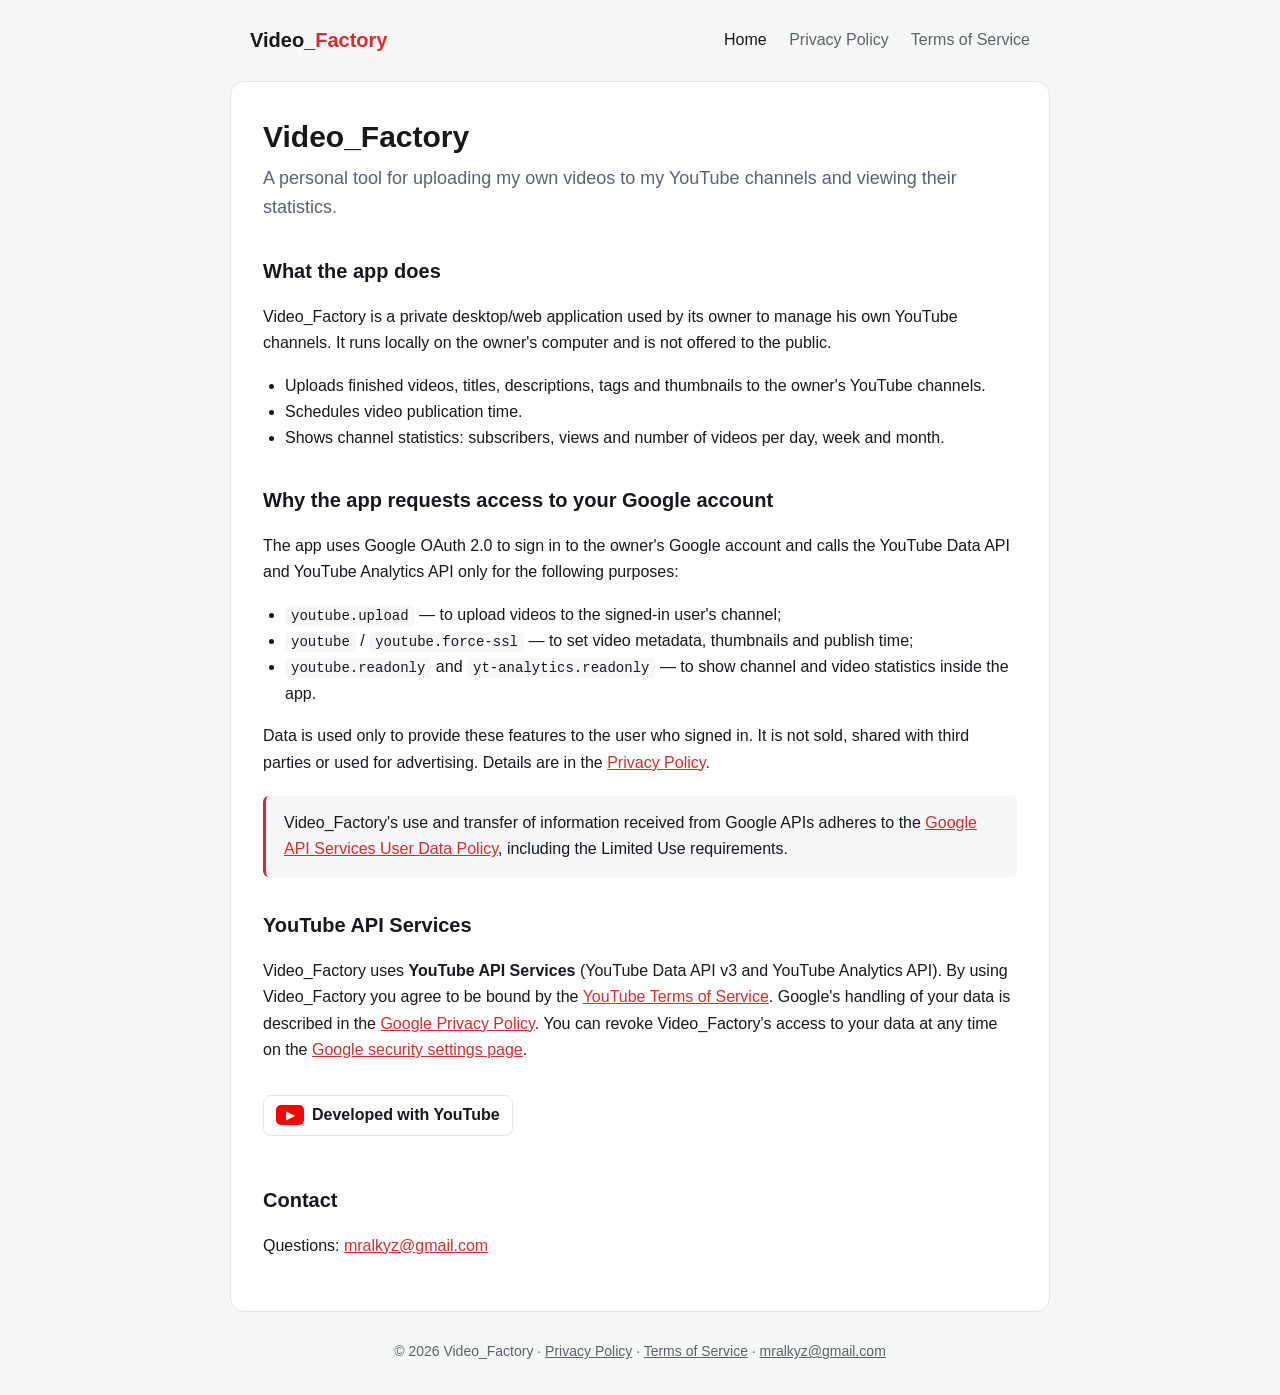
<file: index.html>
<!DOCTYPE html>
<html lang="en">
<head>
<meta charset="utf-8">
<meta name="viewport" content="width=device-width, initial-scale=1">
<title>Home — Video_Factory</title>
<meta name="description" content="Video_Factory — personal tool for publishing videos to YouTube and viewing channel statistics.">
<link rel="stylesheet" href="style.css">
</head>
<body>
<header>
  <a class="logo" href="index.html">Video_<span>Factory</span></a>
  <nav>
    <a href="index.html" class="active">Home</a>
    <a href="privacy.html">Privacy Policy</a>
    <a href="terms.html">Terms of Service</a>
  </nav>
</header>
<main>
<h1>Video_Factory</h1>
<p class="lead">A personal tool for uploading my own videos to my YouTube channels and viewing their statistics.</p>

<h2>What the app does</h2>
<p>Video_Factory is a private desktop/web application used by its owner to manage his own YouTube channels. It runs locally on the owner's computer and is not offered to the public.</p>
<ul>
  <li>Uploads finished videos, titles, descriptions, tags and thumbnails to the owner's YouTube channels.</li>
  <li>Schedules video publication time.</li>
  <li>Shows channel statistics: subscribers, views and number of videos per day, week and month.</li>
</ul>

<h2>Why the app requests access to your Google account</h2>
<p>The app uses Google OAuth 2.0 to sign in to the owner's Google account and calls the YouTube Data API and YouTube Analytics API only for the following purposes:</p>
<ul>
  <li><code>youtube.upload</code> — to upload videos to the signed-in user's channel;</li>
  <li><code>youtube</code> / <code>youtube.force-ssl</code> — to set video metadata, thumbnails and publish time;</li>
  <li><code>youtube.readonly</code> and <code>yt-analytics.readonly</code> — to show channel and video statistics inside the app.</li>
</ul>
<p>Data is used only to provide these features to the user who signed in. It is not sold, shared with third parties or used for advertising. Details are in the <a href="privacy.html">Privacy Policy</a>.</p>

<div class="box">
  Video_Factory's use and transfer of information received from Google APIs adheres to the
  <a href="https://developers.google.com/terms/api-services-user-data-policy" target="_blank" rel="noopener">Google API Services User Data Policy</a>, including the Limited Use requirements.
</div>

<h2>YouTube API Services</h2>
<p>Video_Factory uses <b>YouTube API Services</b> (YouTube Data API v3 and YouTube Analytics API). By using Video_Factory you agree to be bound by the
<a href="https://www.youtube.com/t/terms" target="_blank" rel="noopener">YouTube Terms of Service</a>. Google's handling of your data is described in the
<a href="https://policies.google.com/privacy" target="_blank" rel="noopener">Google Privacy Policy</a>. You can revoke Video_Factory's access to your data at any time on the
<a href="https://security.google.com/settings/security/permissions" target="_blank" rel="noopener">Google security settings page</a>.</p>
<p class="yt-badge"><span class="yt-logo" aria-hidden="true">&#9654;</span> Developed with YouTube</p>

<h2>Contact</h2>
<p>Questions: <a href="mailto:mralkyz@gmail.com">mralkyz@gmail.com</a></p>
</main>
<footer>
  © 2026 Video_Factory · <a href="privacy.html">Privacy Policy</a> · <a href="terms.html">Terms of Service</a> · <a href="mailto:mralkyz@gmail.com">mralkyz@gmail.com</a>
</footer>
</body>
</html>
</file>
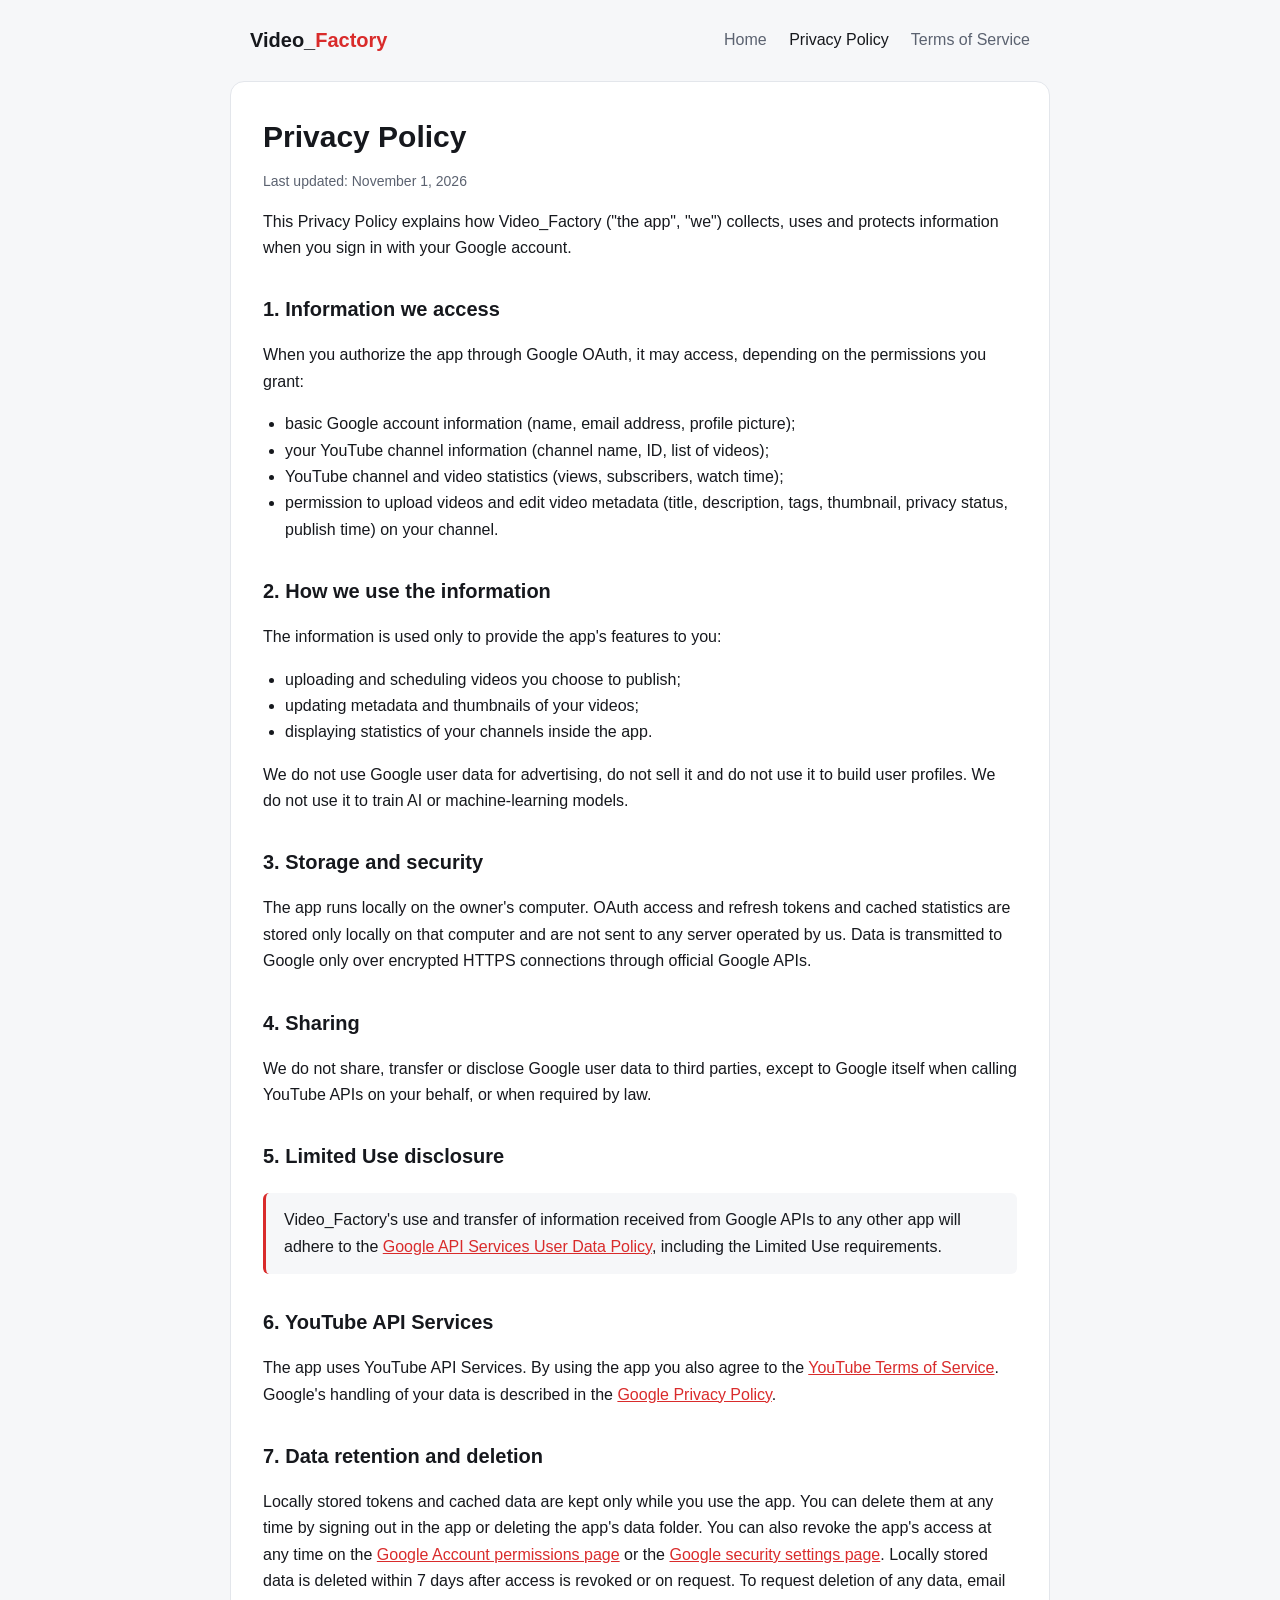
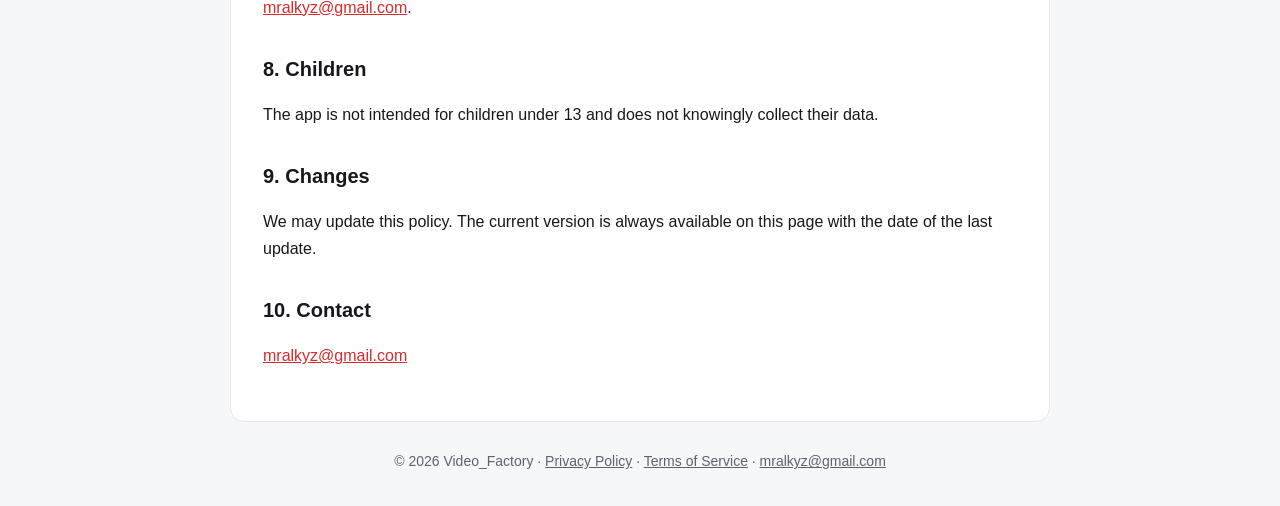
<file: privacy.html>
<!DOCTYPE html>
<html lang="en">
<head>
<meta charset="utf-8">
<meta name="viewport" content="width=device-width, initial-scale=1">
<title>Privacy Policy — Video_Factory</title>
<meta name="description" content="Video_Factory — personal tool for publishing videos to YouTube and viewing channel statistics.">
<link rel="stylesheet" href="style.css">
</head>
<body>
<header>
  <a class="logo" href="index.html">Video_<span>Factory</span></a>
  <nav>
    <a href="index.html">Home</a>
    <a href="privacy.html" class="active">Privacy Policy</a>
    <a href="terms.html">Terms of Service</a>
  </nav>
</header>
<main>
<h1>Privacy Policy</h1>
<p class="updated">Last updated: November 1, 2026</p>

<p>This Privacy Policy explains how Video_Factory ("the app", "we") collects, uses and protects information when you sign in with your Google account.</p>

<h2>1. Information we access</h2>
<p>When you authorize the app through Google OAuth, it may access, depending on the permissions you grant:</p>
<ul>
  <li>basic Google account information (name, email address, profile picture);</li>
  <li>your YouTube channel information (channel name, ID, list of videos);</li>
  <li>YouTube channel and video statistics (views, subscribers, watch time);</li>
  <li>permission to upload videos and edit video metadata (title, description, tags, thumbnail, privacy status, publish time) on your channel.</li>
</ul>

<h2>2. How we use the information</h2>
<p>The information is used only to provide the app's features to you:</p>
<ul>
  <li>uploading and scheduling videos you choose to publish;</li>
  <li>updating metadata and thumbnails of your videos;</li>
  <li>displaying statistics of your channels inside the app.</li>
</ul>
<p>We do not use Google user data for advertising, do not sell it and do not use it to build user profiles. We do not use it to train AI or machine-learning models.</p>

<h2>3. Storage and security</h2>
<p>The app runs locally on the owner's computer. OAuth access and refresh tokens and cached statistics are stored only locally on that computer and are not sent to any server operated by us. Data is transmitted to Google only over encrypted HTTPS connections through official Google APIs.</p>

<h2>4. Sharing</h2>
<p>We do not share, transfer or disclose Google user data to third parties, except to Google itself when calling YouTube APIs on your behalf, or when required by law.</p>

<h2>5. Limited Use disclosure</h2>
<div class="box">
  Video_Factory's use and transfer of information received from Google APIs to any other app will adhere to the
  <a href="https://developers.google.com/terms/api-services-user-data-policy" target="_blank" rel="noopener">Google API Services User Data Policy</a>, including the Limited Use requirements.
</div>

<h2>6. YouTube API Services</h2>
<p>The app uses YouTube API Services. By using the app you also agree to the
<a href="https://www.youtube.com/t/terms" target="_blank" rel="noopener">YouTube Terms of Service</a>. Google's handling of your data is described in the
<a href="https://policies.google.com/privacy" target="_blank" rel="noopener">Google Privacy Policy</a>.</p>

<h2>7. Data retention and deletion</h2>
<p>Locally stored tokens and cached data are kept only while you use the app. You can delete them at any time by signing out in the app or deleting the app's data folder. You can also revoke the app's access at any time on the
<a href="https://myaccount.google.com/permissions" target="_blank" rel="noopener">Google Account permissions page</a> or the <a href="https://security.google.com/settings/security/permissions" target="_blank" rel="noopener">Google security settings page</a>. Locally stored data is deleted within 7 days after access is revoked or on request. To request deletion of any data, email <a href="mailto:mralkyz@gmail.com">mralkyz@gmail.com</a>.</p>

<h2>8. Children</h2>
<p>The app is not intended for children under 13 and does not knowingly collect their data.</p>

<h2>9. Changes</h2>
<p>We may update this policy. The current version is always available on this page with the date of the last update.</p>

<h2>10. Contact</h2>
<p><a href="mailto:mralkyz@gmail.com">mralkyz@gmail.com</a></p>
</main>
<footer>
  © 2026 Video_Factory · <a href="privacy.html">Privacy Policy</a> · <a href="terms.html">Terms of Service</a> · <a href="mailto:mralkyz@gmail.com">mralkyz@gmail.com</a>
</footer>
</body>
</html>
</file>
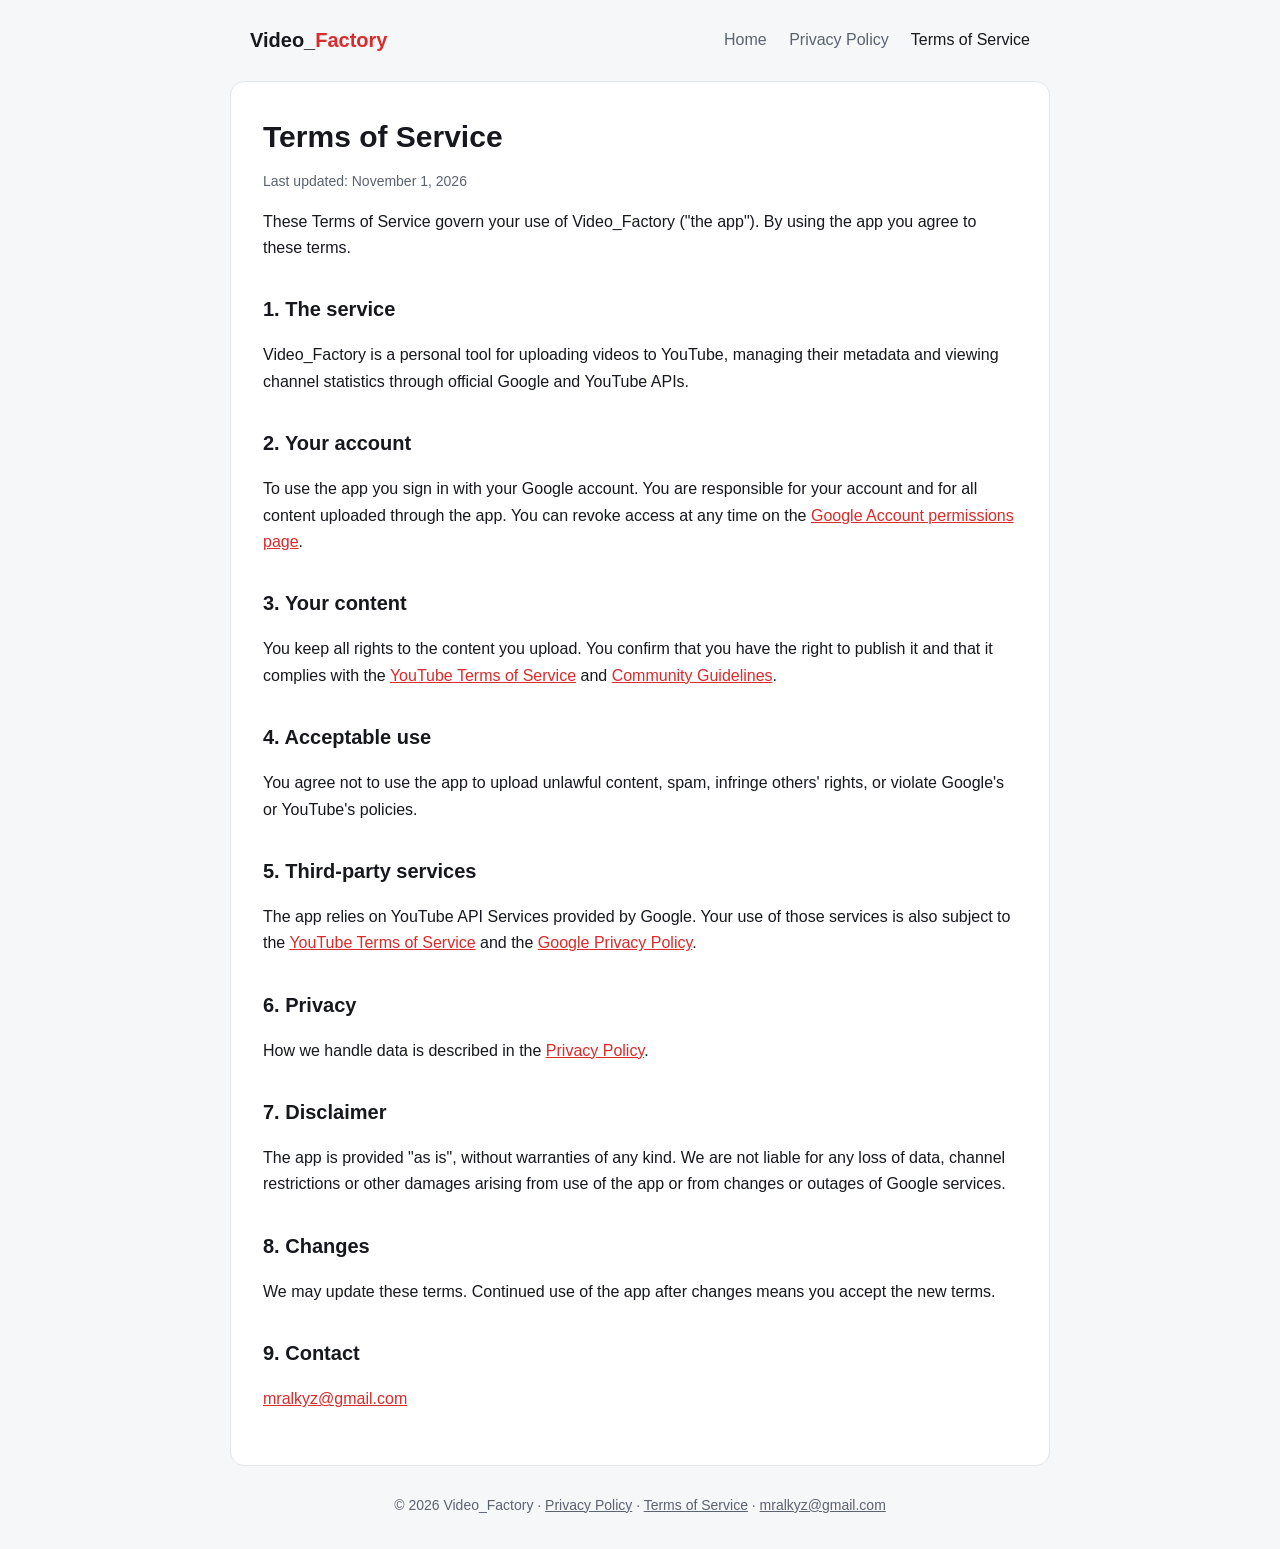
<file: terms.html>
<!DOCTYPE html>
<html lang="en">
<head>
<meta charset="utf-8">
<meta name="viewport" content="width=device-width, initial-scale=1">
<title>Terms of Service — Video_Factory</title>
<meta name="description" content="Video_Factory — personal tool for publishing videos to YouTube and viewing channel statistics.">
<link rel="stylesheet" href="style.css">
</head>
<body>
<header>
  <a class="logo" href="index.html">Video_<span>Factory</span></a>
  <nav>
    <a href="index.html">Home</a>
    <a href="privacy.html">Privacy Policy</a>
    <a href="terms.html" class="active">Terms of Service</a>
  </nav>
</header>
<main>
<h1>Terms of Service</h1>
<p class="updated">Last updated: November 1, 2026</p>

<p>These Terms of Service govern your use of Video_Factory ("the app"). By using the app you agree to these terms.</p>

<h2>1. The service</h2>
<p>Video_Factory is a personal tool for uploading videos to YouTube, managing their metadata and viewing channel statistics through official Google and YouTube APIs.</p>

<h2>2. Your account</h2>
<p>To use the app you sign in with your Google account. You are responsible for your account and for all content uploaded through the app. You can revoke access at any time on the
<a href="https://myaccount.google.com/permissions" target="_blank" rel="noopener">Google Account permissions page</a>.</p>

<h2>3. Your content</h2>
<p>You keep all rights to the content you upload. You confirm that you have the right to publish it and that it complies with the
<a href="https://www.youtube.com/t/terms" target="_blank" rel="noopener">YouTube Terms of Service</a> and
<a href="https://www.youtube.com/howyoutubeworks/policies/community-guidelines/" target="_blank" rel="noopener">Community Guidelines</a>.</p>

<h2>4. Acceptable use</h2>
<p>You agree not to use the app to upload unlawful content, spam, infringe others' rights, or violate Google's or YouTube's policies.</p>

<h2>5. Third-party services</h2>
<p>The app relies on YouTube API Services provided by Google. Your use of those services is also subject to the
<a href="https://www.youtube.com/t/terms" target="_blank" rel="noopener">YouTube Terms of Service</a> and the
<a href="https://policies.google.com/privacy" target="_blank" rel="noopener">Google Privacy Policy</a>.</p>

<h2>6. Privacy</h2>
<p>How we handle data is described in the <a href="privacy.html">Privacy Policy</a>.</p>

<h2>7. Disclaimer</h2>
<p>The app is provided "as is", without warranties of any kind. We are not liable for any loss of data, channel restrictions or other damages arising from use of the app or from changes or outages of Google services.</p>

<h2>8. Changes</h2>
<p>We may update these terms. Continued use of the app after changes means you accept the new terms.</p>

<h2>9. Contact</h2>
<p><a href="mailto:mralkyz@gmail.com">mralkyz@gmail.com</a></p>
</main>
<footer>
  © 2026 Video_Factory · <a href="privacy.html">Privacy Policy</a> · <a href="terms.html">Terms of Service</a> · <a href="mailto:mralkyz@gmail.com">mralkyz@gmail.com</a>
</footer>
</body>
</html>
</file>
<file: style.css>
:root{--bg:#0f1115;--card:#171a21;--text:#e7e9ee;--muted:#9aa1ad;--accent:#ff4d4d;--line:#262a33}
@media (prefers-color-scheme: light){:root{--bg:#f6f7f9;--card:#fff;--text:#16181d;--muted:#5b6270;--accent:#d92b2b;--line:#e3e6eb}}
*{box-sizing:border-box}
body{margin:0;background:var(--bg);color:var(--text);font:16px/1.65 -apple-system,BlinkMacSystemFont,"Segoe UI",Roboto,Arial,sans-serif}
header,main,footer{max-width:820px;margin:0 auto;padding:0 20px}
header{display:flex;justify-content:space-between;align-items:center;padding-top:24px;padding-bottom:24px;flex-wrap:wrap;gap:12px}
.logo{font-weight:700;font-size:20px;color:var(--text);text-decoration:none}
.logo span{color:var(--accent)}
nav a{color:var(--muted);text-decoration:none;margin-left:18px}
nav a:hover,nav a.active{color:var(--text)}
main{background:var(--card);border:1px solid var(--line);border-radius:14px;padding:36px 32px;margin-bottom:28px}
h1{font-size:30px;line-height:1.25;margin:0 0 8px}
h2{font-size:20px;margin:32px 0 8px}
.lead{color:var(--muted);font-size:18px;margin-top:0}
.updated{color:var(--muted);font-size:14px}
a{color:var(--accent)}
ul{padding-left:22px}
code{background:var(--bg);padding:2px 6px;border-radius:5px;font-size:14px}
.box{border-left:3px solid var(--accent);background:var(--bg);padding:14px 18px;border-radius:6px;margin:20px 0}
footer{color:var(--muted);font-size:14px;padding-bottom:32px;text-align:center}
footer a{color:var(--muted)}
@media (max-width:600px){main{padding:24px 18px}nav a{margin:0 14px 0 0}}
.yt-badge{display:inline-flex;align-items:center;gap:8px;font-weight:600;border:1px solid var(--line);border-radius:8px;padding:6px 12px}
.yt-logo{display:inline-grid;place-items:center;width:28px;height:20px;border-radius:5px;background:#ff0000;color:#fff;font-size:11px}
</file>
